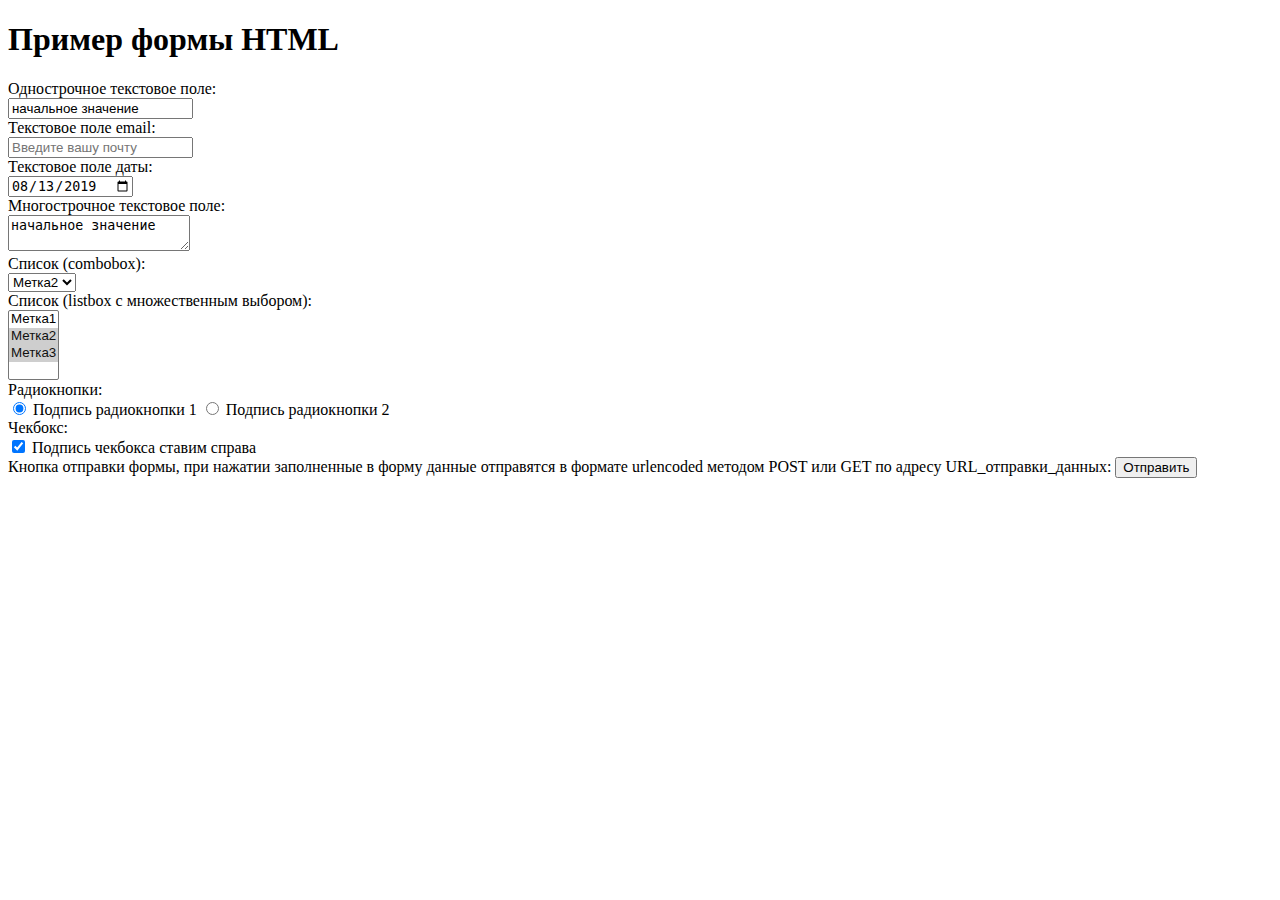
<file: index.html>
<!DOCTYPE html>

<html>

  <head>
    <title>Пример формы HTML</title>
  </head>

  <body>

    <h1>Пример формы HTML</h1>

    <form action="/"
      method="POST">

      <label>
        Однострочное текстовое поле:<br />
        <input name="field-name-1"
          value="начальное значение" />
      </label><br />

      <label>
        Текстовое поле email:<br />
        <input name="field-email"
          type="email"
          placeholder="Введите вашу почту" />
      </label><br />

      <label>
        Текстовое поле даты:<br />
        <input name="field-date"
          value="2019-08-13"
          type="date" />
      </label><br />

      <label>
        Многострочное текстовое поле:<br />
        <textarea name="field-name-2">начальное значение</textarea>
      </label><br />

      <label>
        Список (combobox):<br />
        <select name="field-name-3">
          <option value="Значение1">Метка1</option>
          <option value="Значение2" selected="selected">Метка2</option>
          <option value="Значение3">Метка3</option>
        </select>
      </label><br />

      <label>
        Список (listbox с множественным выбором):
        <br />
        <select name="field-name-4[]"
          multiple="multiple">
          <option value="Значение1">Метка1</option>
          <option value="Значение2" selected="selected">Метка2</option>
          <option value="Значение3" selected="selected">Метка3</option>
        </select>
      </label><br />

      Радиокнопки:<br />
      <label><input type="radio" checked="checked"
        name="radio-group-1" value="Значение1" />
        Подпись радиокнопки 1</label>
      <label><input type="radio"
        name="radio-group-1" value="Значение2" />
        Подпись радиокнопки 2</label><br />

      Чекбокс:<br />
      <label><input type="checkbox" checked="checked"
        name="check-1" />
        Подпись чекбокса ставим справа</label><br />

      Кнопка отправки формы,
      при нажатии заполненные в форму данные
      отправятся в формате urlencoded методом
      POST или GET по адресу URL_отправки_данных:
      <input type="submit" value="Отправить" />
    </form>

  </body>

</html>
</file>
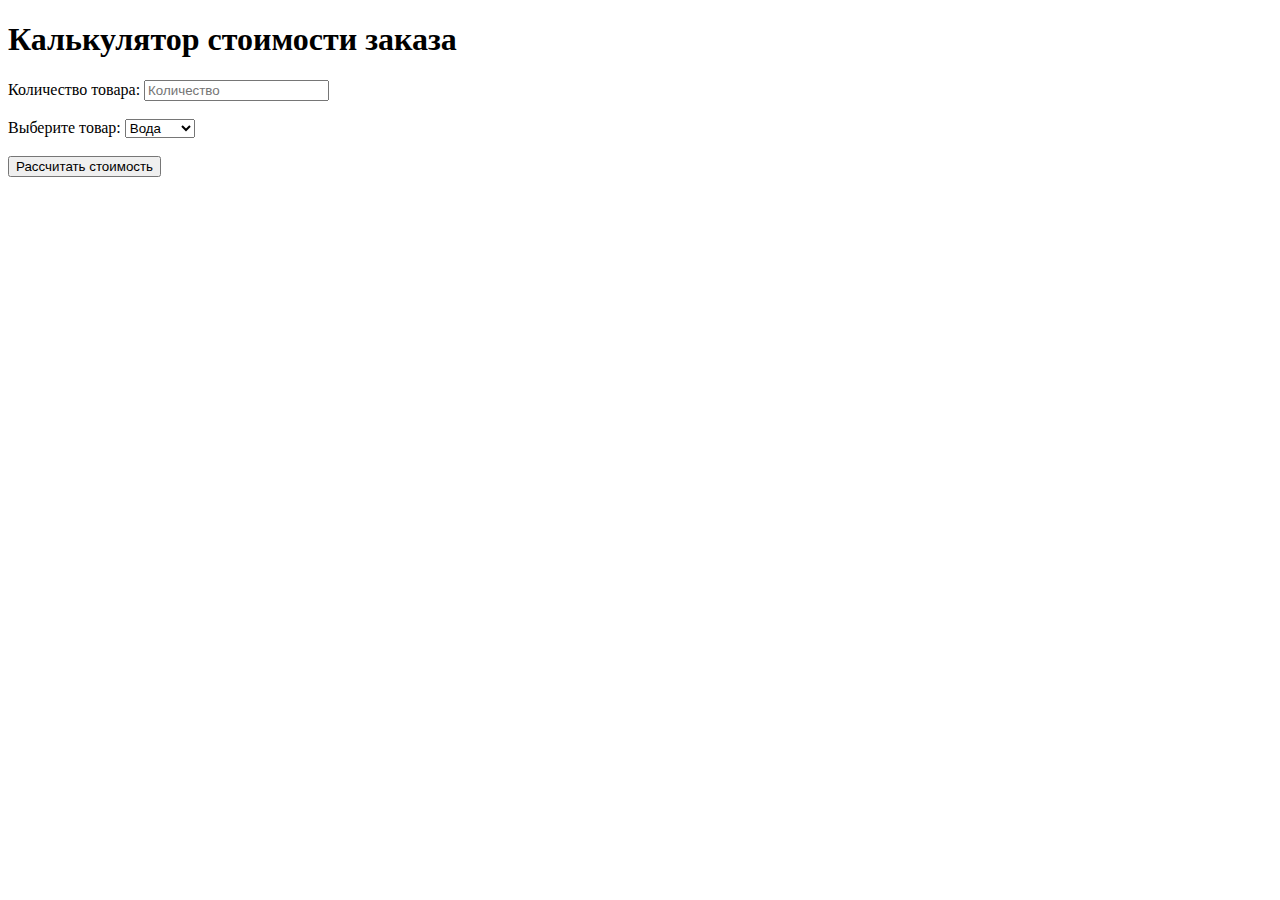
<file: calc.html>
<!DOCTYPE html>

<html lang="ru">

<head>
    <title>Калькулятор стоимости заказа</title>
    <script src="calculator.js" defer></script>
</head>
<body>
    <h1>Калькулятор стоимости заказа</h1>

    <div id="result"></div>
    <div id="error" style="color: red;"></div>
    
    <form id="orderForm">
        <label>
            Количество товара:
            <input name="number" type="text" placeholder="Количество">
        </label>
        <br><br>

        <label>
            Выберите товар:
            <select name="product">
                <option value="39">Вода</option>
                <option value="50">Хлеб</option>
                <option value="89">Молоко</option>
            </select>
        </label>
        <br><br>

        <button id="calculateB" type="button">Рассчитать стоимость</button>
    </form>
</body>
</html>
</file>
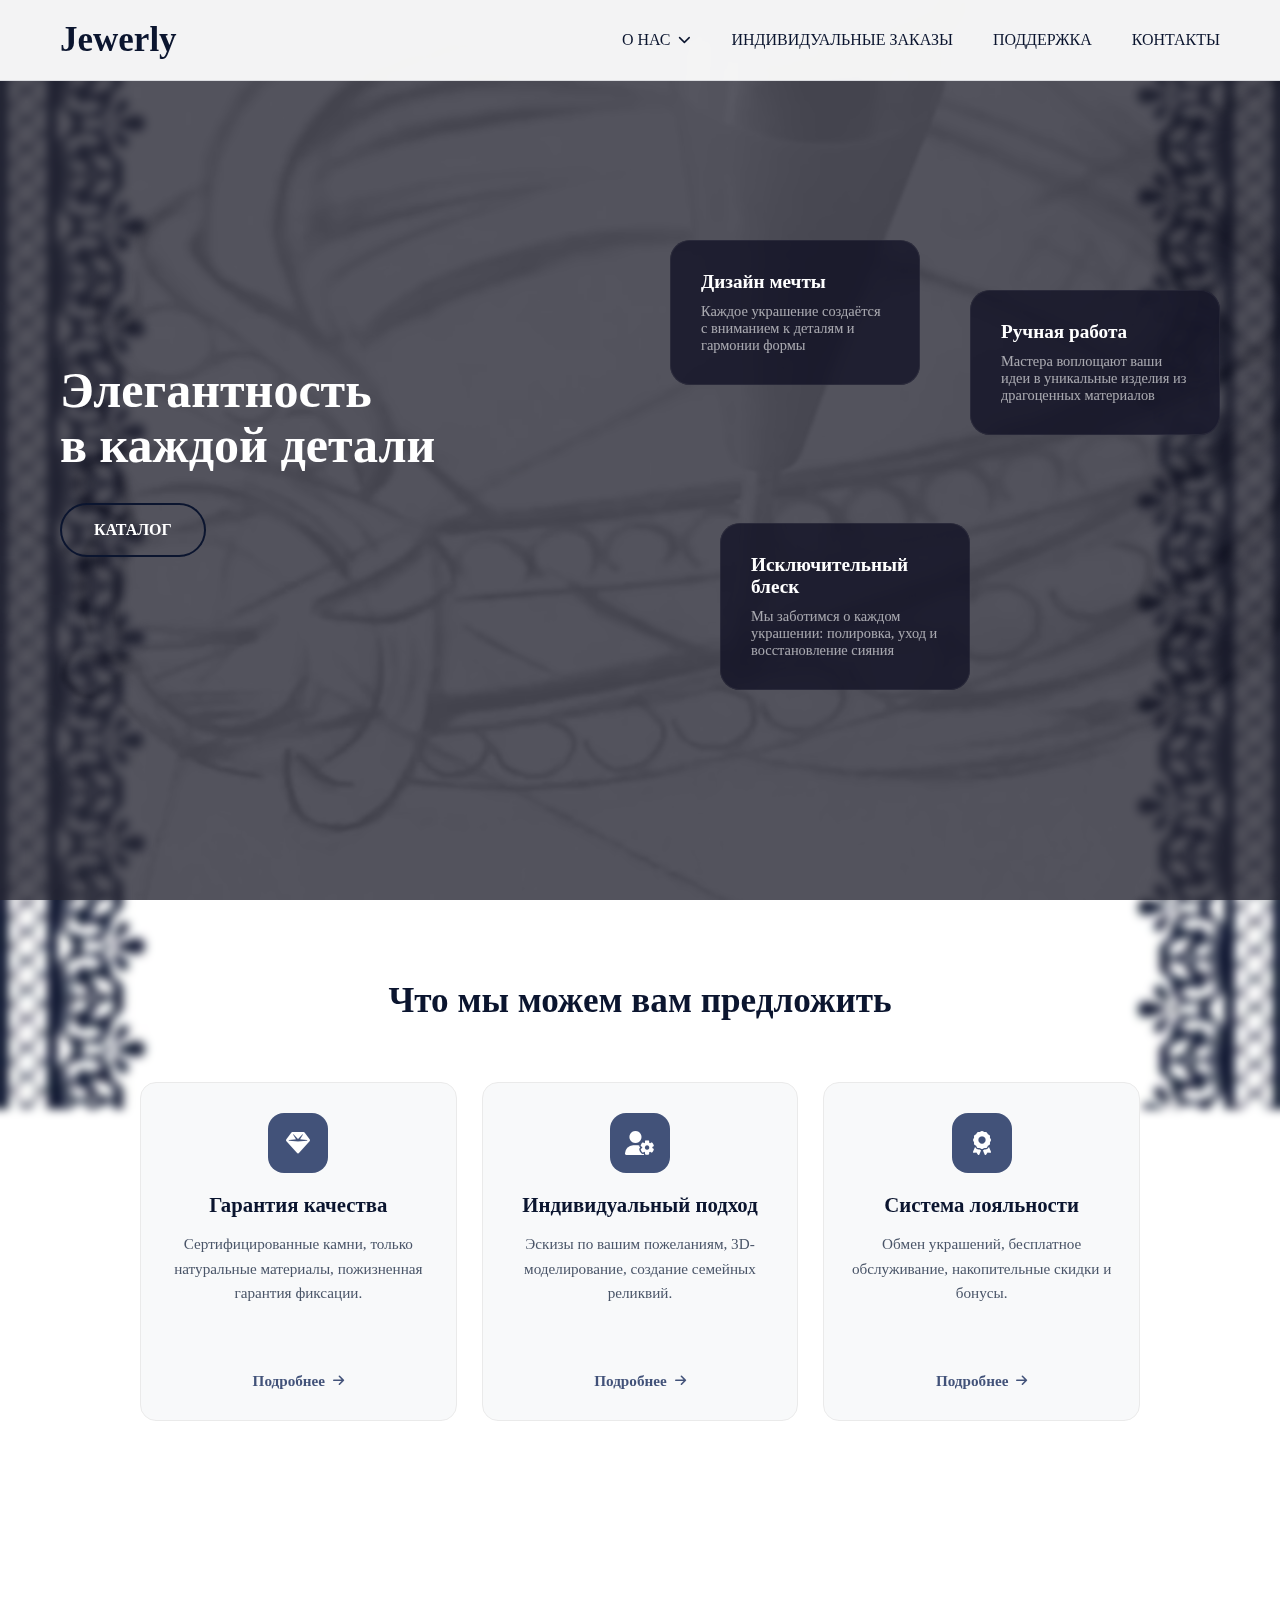
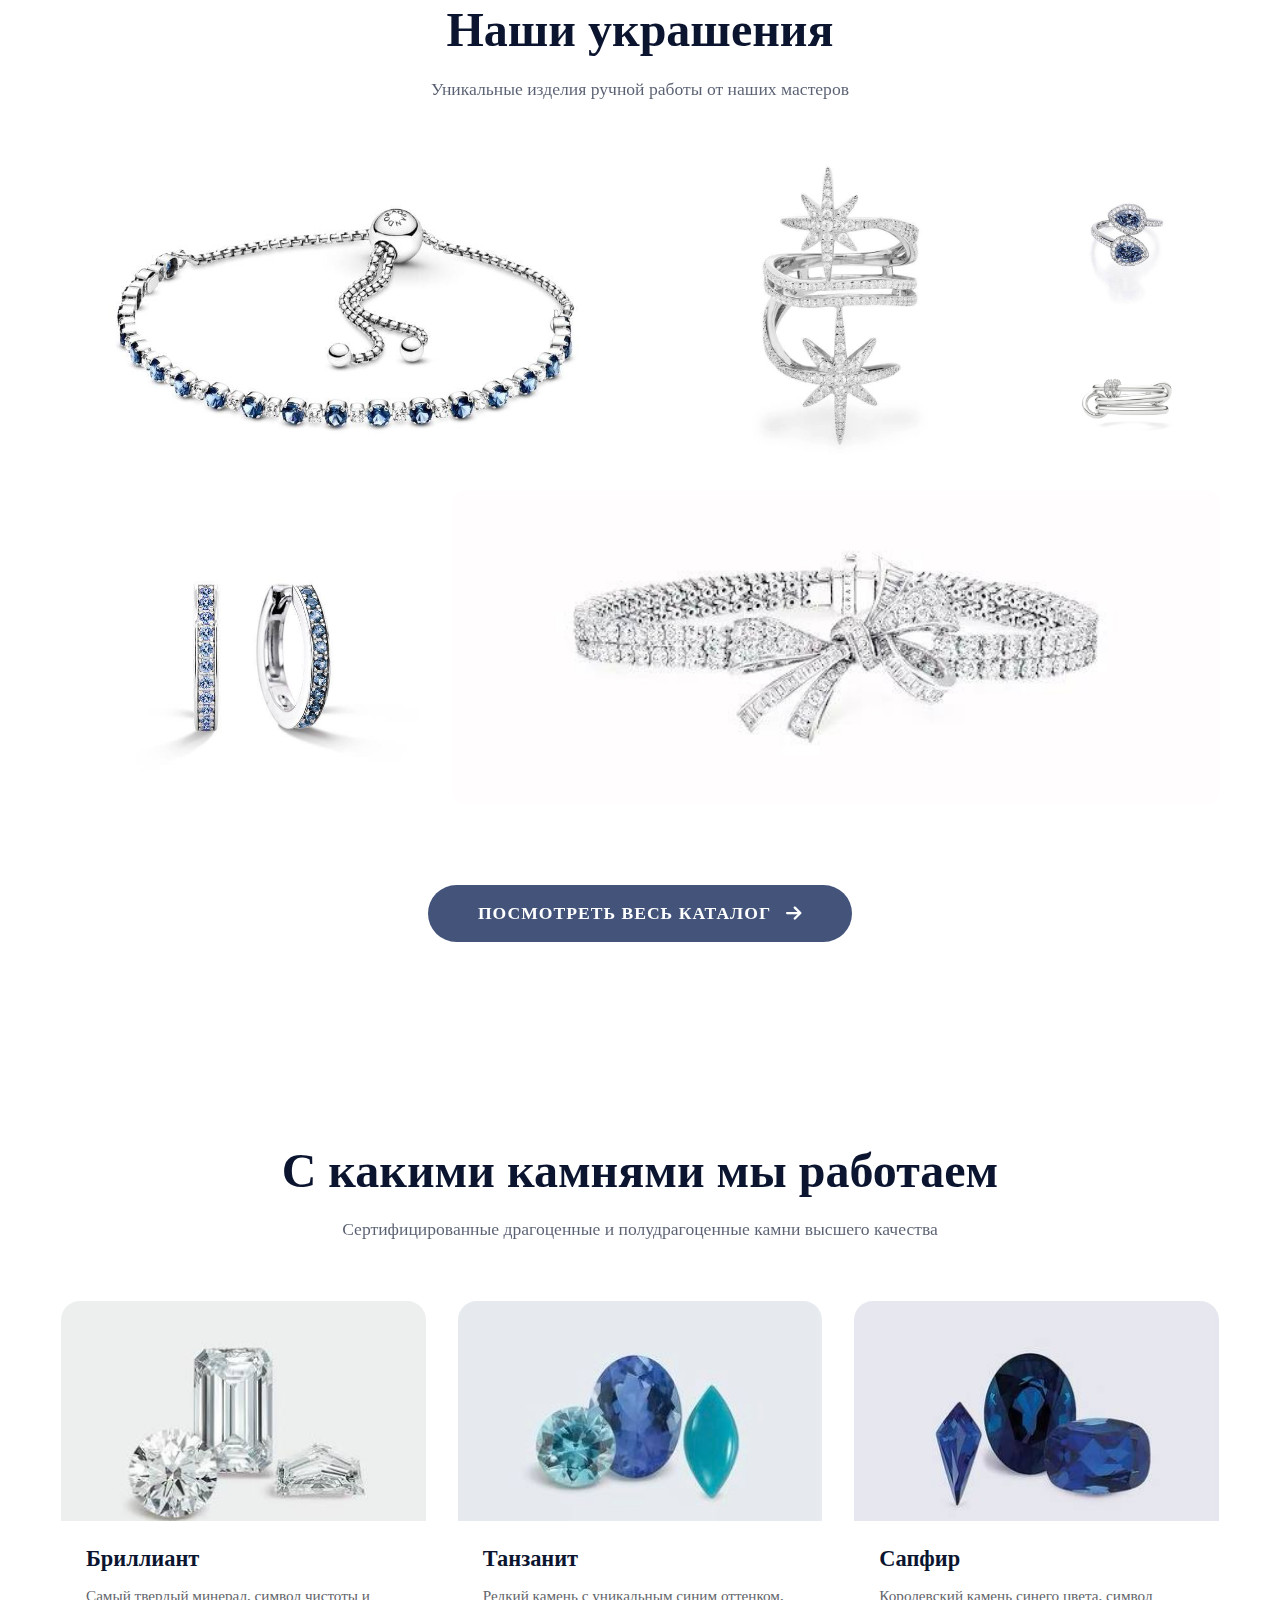
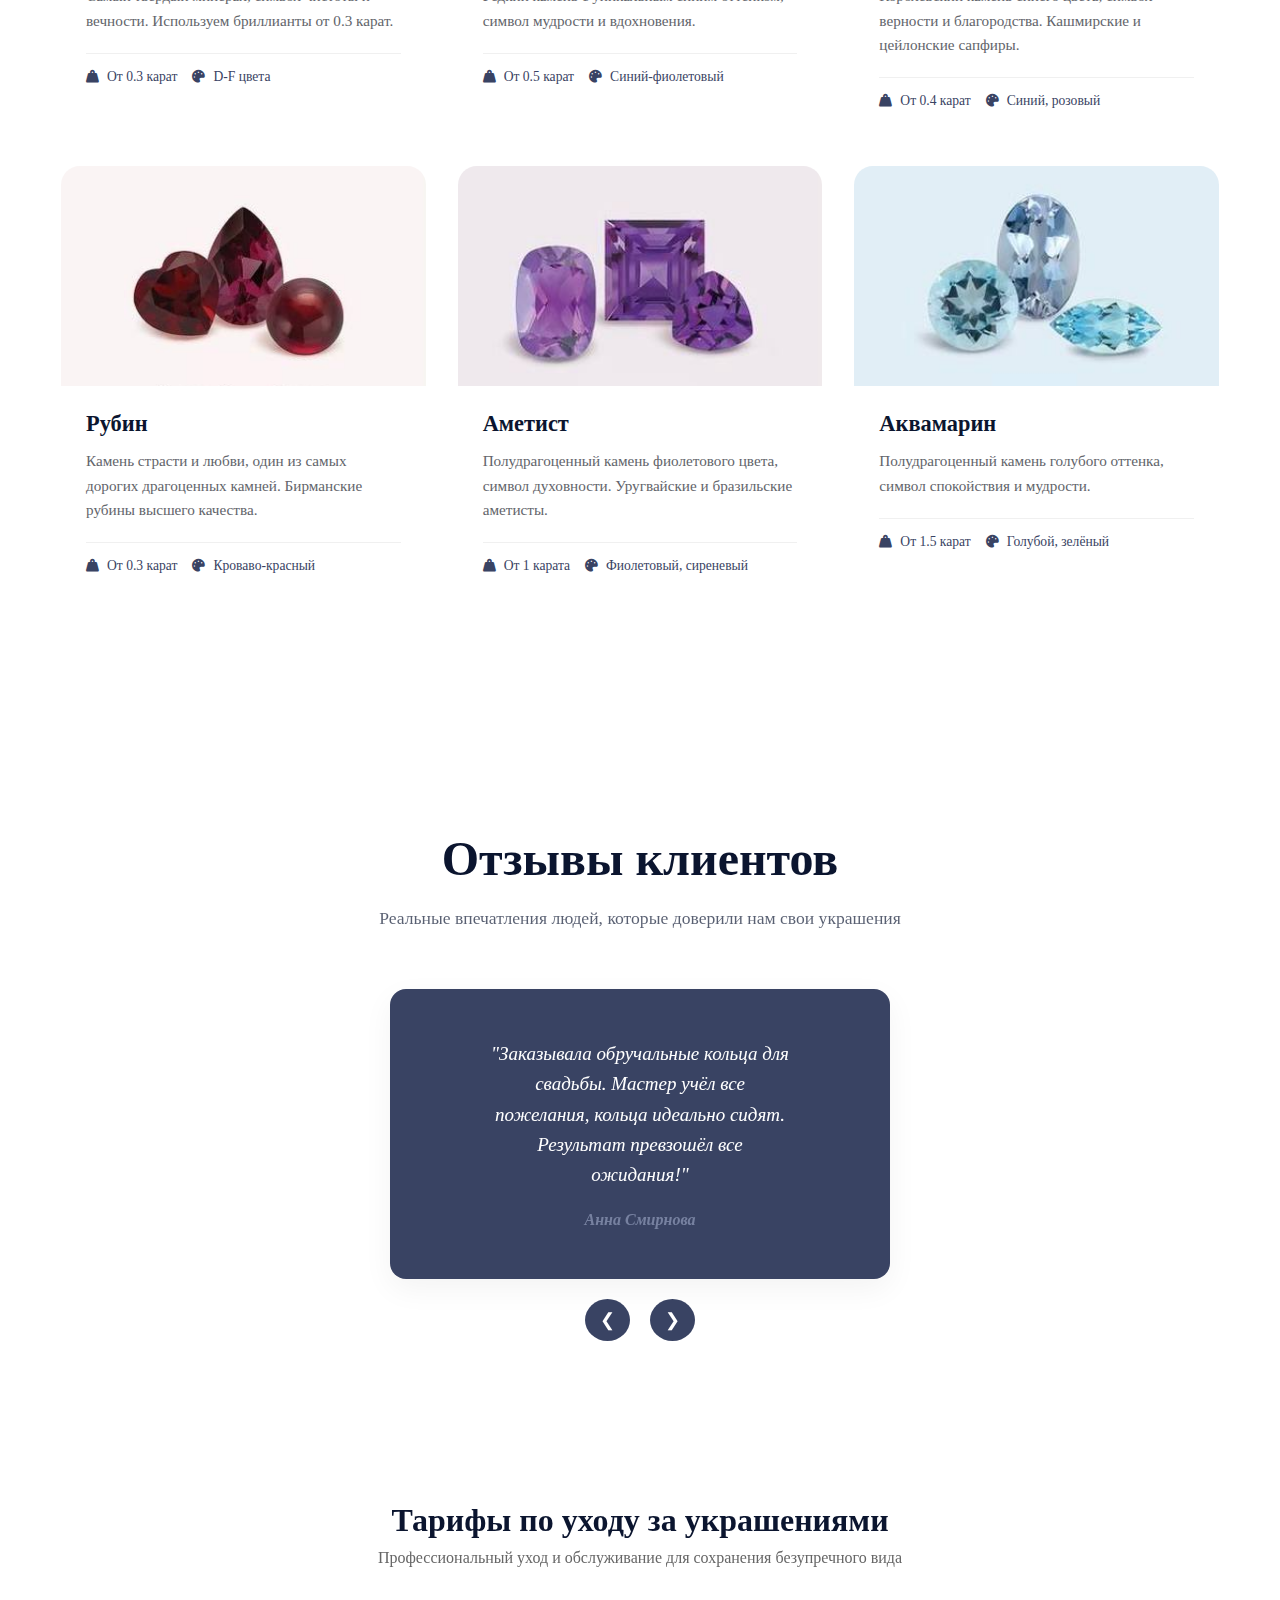
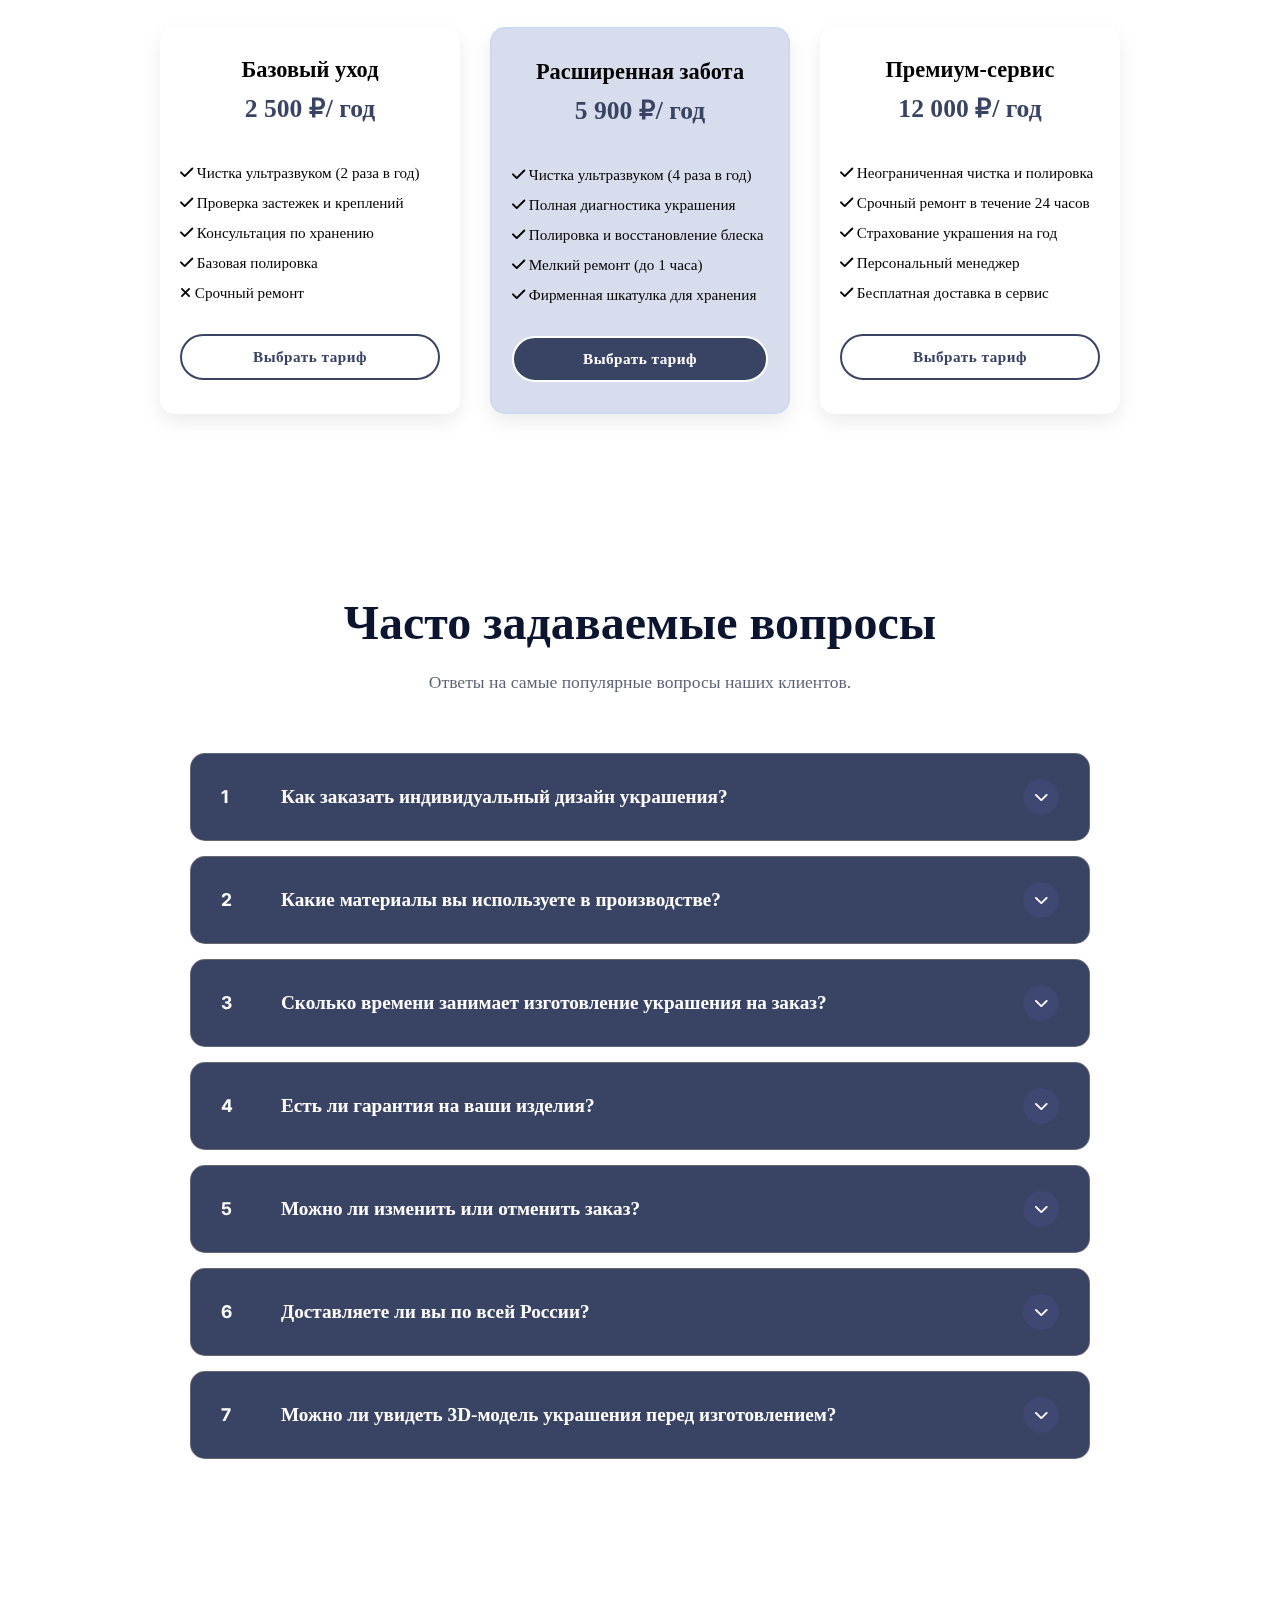
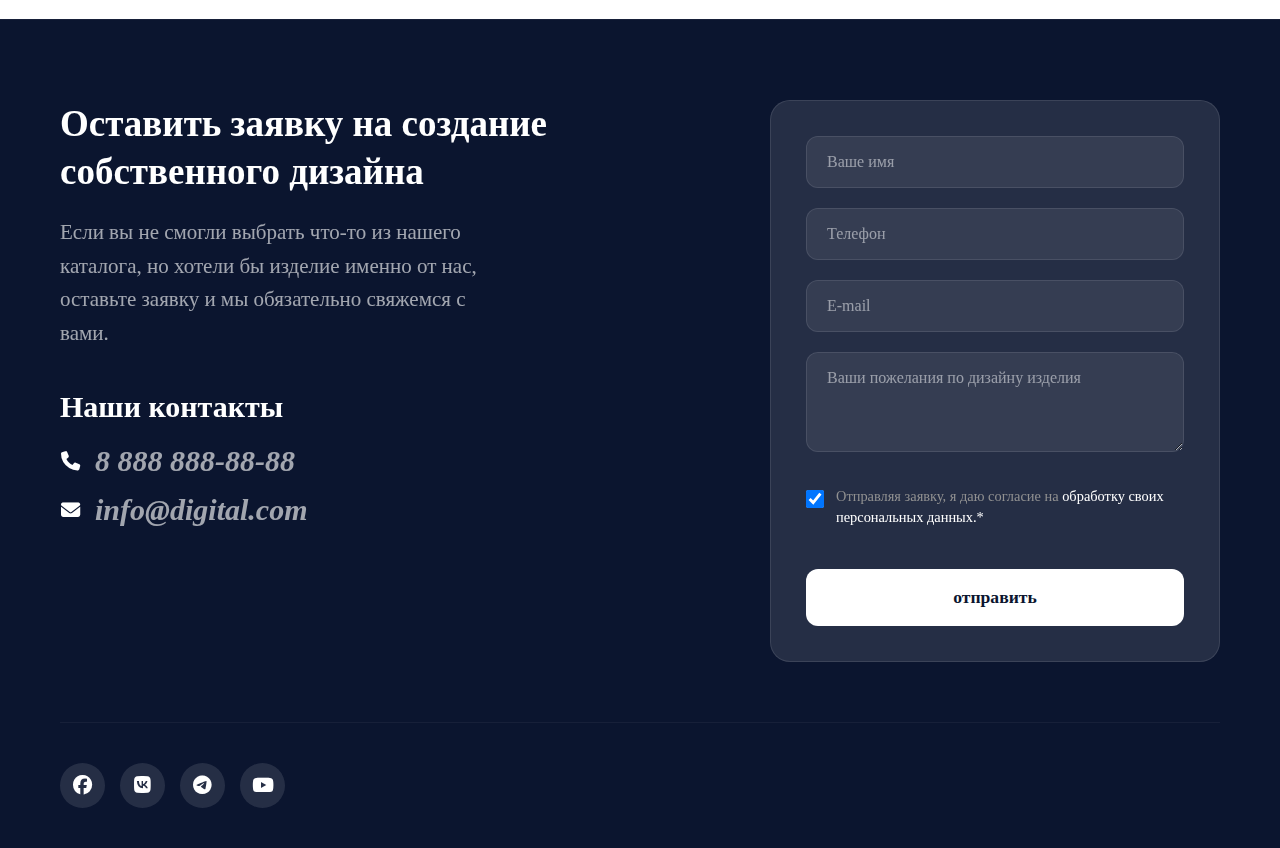
<file: try.html>
<!DOCTYPE html>
<html lang="ru">
<head>
    <meta charset="UTF-8">
    <meta name="viewport" content="width=device-width, initial-scale=1.0">
    <title>Jewelry</title>
    <meta name="description" content="Ювелирная мастерская ручной работы. Украшения с бриллиантами, рубинами, сапфирами">
    <link rel="stylesheet" href="try.css" media="all">
    <link rel="preconnect" href="https://fonts.googleapis.com">
    <link rel="preconnect" href="https://fonts.gstatic.com" crossorigin>
    <link href="https://fonts.googleapis.com/css2?family=Inter:wght@400;500;600&family=Poppins:wght@400;500&display=swap" rel="stylesheet">
    <link rel="stylesheet" href="https://cdnjs.cloudflare.com/ajax/libs/font-awesome/6.4.0/css/all.min.css">
</head>
<body>
    <header class="header" aria-label="Основная навигация">
        <div class="container">
            <nav class="navbar" aria-label="Навигация">
                <div class="logo" aria-label="Логотип">
                    <span class="logo-text">Jewerly</span>
                </div>
                <ul class="nav-menu" role="menubar">
                    <li class="dropdown" role="none">
                        <a href="#" role="menuitem" aria-haspopup="true" aria-expanded="false">
                            О НАС <i class="fas fa-chevron-down" aria-hidden="true"></i>
                        </a>
                        <div class="dropdown-menu" role="menu" aria-label="Подменю О нас">
                            <a href="#" class="dropdown-item" role="menuitem">История</a>
                            <a href="#" class="dropdown-item" role="menuitem">Мастера</a>
                            <a href="#" class="dropdown-item" role="menuitem">Философия бренда</a>
                            <a href="#" class="dropdown-item" role="menuitem">Качество материалов</a>
                        </div>
                    </li>
                    <li role="none"><a href="#" role="menuitem">ИНДИВИДУАЛЬНЫЕ ЗАКАЗЫ</a></li>
                    <li role="none"><a href="#" role="menuitem">ПОДДЕРЖКА</a></li>
                    <li role="none"><a href="#footer" role="menuitem">КОНТАКТЫ</a></li>
                </ul>
                <button class="menu-toggle" aria-label="Меню" aria-expanded="false">
                    <i class="fas fa-bars" aria-hidden="true"></i>
                </button>
            </nav>
        </div>
    </header>

    <main>
        <section class="hero hero-section-with-video" aria-label="Главный баннер">
            <div class="video-background-container" aria-hidden="true">
                <video autoplay muted loop playsinline id="hero-video" aria-hidden="true">
                    <source src="IMG_2630.MP4" type="video/mp4">
                </video>
            </div>
            <div class="video-overlay" aria-hidden="true"></div>
            <div class="container">
                <div class="hero-content">
                    <h1 class="hero-title">
                        <span class="title-line">Элегантность</span>
                        <span class="title-line">в каждой детали</span>
                    </h1>
                    <div class="hero-buttons">
                        <a href="#catalog" class="btn btn-primary">КАТАЛОГ</a>
                    </div>
                </div>
                <div class="hero-visual">
                    <div class="floating-card card-1">
                        <h4>Дизайн мечты</h4>
                        <p>Каждое украшение создаётся с вниманием к деталям и гармонии формы</p>
                    </div>
                    <div class="floating-card card-2">
                        <h4>Ручная работа</h4>
                        <p>Мастера воплощают ваши идеи в уникальные изделия из драгоценных материалов</p>
                    </div>
                    <div class="floating-card card-3">
                        <h4>Исключительный блеск</h4>
                        <p>Мы заботимся о каждом украшении: полировка, уход и восстановление сияния</p>
                    </div>
                </div>
            </div>
        </section>

        <section class="services" aria-labelledby="services-title">
            <div class="container">
                <div class="section-header">
                    <h2 id="services-title" class="section-title">Что мы можем вам предложить</h2>
                </div>
                <div class="services-grid">
                    <article class="service-card">
                        <div class="service-icon" aria-hidden="true"><i class="fas fa-gem"></i></div>
                        <h3>Гарантия качества</h3>
                        <p>Сертифицированные камни, только натуральные материалы, пожизненная гарантия фиксации.</p>
                        <a href="#quality" class="service-link">Подробнее <i class="fas fa-arrow-right" aria-hidden="true"></i></a>
                    </article>
                    <article class="service-card">
                        <div class="service-icon" aria-hidden="true"><i class="fas fa-user-cog"></i></div>
                        <h3>Индивидуальный подход</h3>
                        <p>Эскизы по вашим пожеланиям, 3D-моделирование, создание семейных реликвий.</p>
                        <a href="#custom" class="service-link">Подробнее <i class="fas fa-arrow-right" aria-hidden="true"></i></a>
                    </article>
                    <article class="service-card">
                        <div class="service-icon" aria-hidden="true"><i class="fas fa-award"></i></div>
                        <h3>Система лояльности</h3>
                        <p>Обмен украшений, бесплатное обслуживание, накопительные скидки и бонусы.</p>
                        <a href="#loyalty" class="service-link">Подробнее <i class="fas fa-arrow-right" aria-hidden="true"></i></a>
                    </article>
                </div>
            </div>
        </section>

        <section class="jewelry-collage" id="catalog" aria-labelledby="jewelry-title">
            <div class="container">
                <div class="section-header">
                    <h2 id="jewelry-title" class="section-title">Наши украшения</h2>
                    <p class="section-subtitle">Уникальные изделия ручной работы от наших мастеров</p>
                </div>
                <div class="collage-container">
                    <div class="collage-item large-item">
                        <div class="collage-image">
                            <img src="украшение 6.jpg" alt="Браслет" loading="lazy">
                        </div>
                    </div>
                    <div class="collage-item medium-item">
                        <div class="collage-image">
                            <img src="украшение 1.jpg" alt="Кольцо со звездами" loading="lazy">
                        </div>
                    </div>
                    <div class="collage-item small-item">
                        <div class="collage-image">
                            <img src="украшение 5.jpg" alt="Браслет" loading="lazy">
                        </div>
                    </div>
                    <div class="collage-item medium-item">
                        <div class="collage-image">
                            <img src="украшение 2.jpg" alt="Колье с рубином" loading="lazy">
                        </div>
                    </div>
                    <div class="collage-item small-item">
                        <div class="collage-image">
                            <img src="украшение 4.jpg" alt="Кольцо" loading="lazy">
                        </div>
                    </div>
                    <div class="collage-item large-item">
                        <div class="collage-image">
                            <img src="украшение 3.jpg" alt="Браслет с бантом" loading="lazy">
                        </div>
                    </div>
                </div>
                <div class="collage-cta">
                    <a href="#catalog" class="btn btn-primary">ПОСМОТРЕТЬ ВЕСЬ КАТАЛОГ <i class="fas fa-arrow-right" aria-hidden="true"></i></a>
                </div>
            </div>
        </section>

        <section class="stones-section" aria-labelledby="stones-title">
            <div class="container">
                <div class="section-header">
                    <h2 id="stones-title" class="section-title">С какими камнями мы работаем</h2>
                    <p class="section-subtitle">Сертифицированные драгоценные и полудрагоценные камни высшего качества</p>
                </div>
                <div class="stones-grid">
                    <article class="stone-card">
                        <div class="stone-image">
                            <img src="камень 4.jpg" alt="Бриллиант" loading="lazy">
                        </div>
                        <div class="stone-info">
                            <h3>Бриллиант</h3>
                            <p>Самый твердый минерал, символ чистоты и вечности. Используем бриллианты от 0.3 карат.</p>
                            <div class="stone-properties">
                                <span class="property"><i class="fas fa-weight-hanging" aria-hidden="true"></i> От 0.3 карат</span>
                                <span class="property"><i class="fas fa-palette" aria-hidden="true"></i> D-F цвета</span>
                            </div>
                        </div>
                    </article>
                    <article class="stone-card">
                        <div class="stone-image">
                            <img src="камень 1.jpg" alt="Танзанит" loading="lazy">
                        </div>
                        <div class="stone-info">
                            <h3>Танзанит</h3>
                            <p>Редкий камень с уникальным синим оттенком, символ мудрости и вдохновения.</p>
                            <div class="stone-properties">
                                <span class="property"><i class="fas fa-weight-hanging" aria-hidden="true"></i> От 0.5 карат</span>
                                <span class="property"><i class="fas fa-palette" aria-hidden="true"></i> Синий-фиолетовый</span>
                            </div>
                        </div>
                    </article>
                    <article class="stone-card">
                        <div class="stone-image">
                            <img src="камень 2.jpg" alt="Сапфир" loading="lazy">
                        </div>
                        <div class="stone-info">
                            <h3>Сапфир</h3>
                            <p>Королевский камень синего цвета, символ верности и благородства. Кашмирские и цейлонские сапфиры.</p>
                            <div class="stone-properties">
                                <span class="property"><i class="fas fa-weight-hanging" aria-hidden="true"></i> От 0.4 карат</span>
                                <span class="property"><i class="fas fa-palette" aria-hidden="true"></i> Синий, розовый</span>
                            </div>
                        </div>
                    </article>
                    <article class="stone-card">
                        <div class="stone-image">
                            <img src="камень 5.jpg" alt="Рубин" loading="lazy">
                        </div>
                        <div class="stone-info">
                            <h3>Рубин</h3>
                            <p>Камень страсти и любви, один из самых дорогих драгоценных камней. Бирманские рубины высшего качества.</p>
                            <div class="stone-properties">
                                <span class="property"><i class="fas fa-weight-hanging" aria-hidden="true"></i> От 0.3 карат</span>
                                <span class="property"><i class="fas fa-palette" aria-hidden="true"></i> Кроваво-красный</span>
                            </div>
                        </div>
                    </article>
                    <article class="stone-card">
                        <div class="stone-image">
                            <img src="камень 6.jpg" alt="Аметист" loading="lazy">
                        </div>
                        <div class="stone-info">
                            <h3>Аметист</h3>
                            <p>Полудрагоценный камень фиолетового цвета, символ духовности. Уругвайские и бразильские аметисты.</p>
                            <div class="stone-properties">
                                <span class="property"><i class="fas fa-weight-hanging" aria-hidden="true"></i> От 1 карата</span>
                                <span class="property"><i class="fas fa-palette" aria-hidden="true"></i> Фиолетовый, сиреневый</span>
                            </div>
                        </div>
                    </article>
                    <article class="stone-card">
                        <div class="stone-image">
                            <img src="камень 3.jpg" alt="Аквамарин" loading="lazy">
                        </div>
                        <div class="stone-info">
                            <h3>Аквамарин</h3>
                            <p>Полудрагоценный камень голубого оттенка, символ спокойствия и мудрости.</p>
                            <div class="stone-properties">
                                <span class="property"><i class="fas fa-weight-hanging" aria-hidden="true"></i> От 1.5 карат</span>
                                <span class="property"><i class="fas fa-palette" aria-hidden="true"></i> Голубой, зелёный</span>
                            </div>
                        </div>
                    </article>
                </div>
            </div>
        </section>

        <section class="testimonials-section" aria-labelledby="testimonials-title">
            <div class="container">
                <div class="section-header">
                    <h2 id="testimonials-title" class="section-title">Отзывы клиентов</h2>
                    <p class="section-subtitle">Реальные впечатления людей, которые доверили нам свои украшения</p>
                </div>
                <div class="testimonials-slider" role="region" aria-label="Отзывы клиентов">
                    <div class="testimonial-slide active" role="group" aria-label="Отзыв 1 из 3">
                        <div class="testimonial-card">
                            <blockquote class="testimonial-text">"Заказывала обручальные кольца для свадьбы. Мастер учёл все пожелания, кольца идеально сидят. Результат превзошёл все ожидания!"</blockquote>
                            <cite class="client-name">Анна Смирнова</cite>
                        </div>
                    </div>
                    <div class="testimonial-slide" role="group" aria-label="Отзыв 2 из 3" hidden>
                        <div class="testimonial-card">
                            <blockquote class="testimonial-text">"Делал предложение руки и сердца, нужно было идеальное кольцо. Подобрали камень, создали дизайн, выполнили в срок. Невеста была в восторге!"</blockquote>
                            <cite class="client-name">Максим Иванов</cite>
                        </div>
                    </div>
                    <div class="testimonial-slide" role="group" aria-label="Отзыв 3 из 3" hidden>
                        <div class="testimonial-card">
                            <blockquote class="testimonial-text">"Это уже третье украшение, которое я заказываю у вас! Качество всегда на высоте. Особенно нравится сервис по уходу — украшения как новые даже спустя годы."</blockquote>
                            <cite class="client-name">Екатерина Петрова</cite>
                        </div>
                    </div>
                    <div class="slider-controls" role="group" aria-label="Управление слайдером">
                        <button class="slider-arrow prev-arrow" aria-label="Предыдущий отзыв">&#10094;</button>
                        <button class="slider-arrow next-arrow" aria-label="Следующий отзыв">&#10095;</button>
                    </div>
                </div>
            </div>
        </section>

        <section class="pricing-section" aria-labelledby="pricing-title">
            <div class="container">
                <div class="section-header">
                    <h2 id="pricing-title" class="section-title">Тарифы по уходу за украшениями</h2>
                    <p class="section-subtitle">Профессиональный уход и обслуживание для сохранения безупречного вида</p>
                </div>
                <div class="pricing-grid">
                    <article class="pricing-card">
                        <div class="pricing-header">
                            <h3 class="pricing-title">Базовый уход</h3>
                            <div class="pricing-price"><span class="price-amount">2 500 ₽</span><span class="price-period">/ год</span></div>
                        </div>
                        <ul class="pricing-features">
                            <li><i class="fas fa-check" aria-hidden="true"></i> Чистка ультразвуком (2 раза в год)</li>
                            <li><i class="fas fa-check" aria-hidden="true"></i> Проверка застежек и креплений</li>
                            <li><i class="fas fa-check" aria-hidden="true"></i> Консультация по хранению</li>
                            <li><i class="fas fa-check" aria-hidden="true"></i> Базовая полировка</li>
                            <li><i class="fas fa-times" aria-hidden="true"></i> <span class="feature-disabled">Срочный ремонт</span></li>
                        </ul>
                        <div class="pricing-cta">
                            <a href="#contact-form" class="btn">Выбрать тариф</a>
                        </div>
                    </article>
                    <article class="pricing-card featured">
                        <div class="pricing-header">
                            <h3 class="pricing-title">Расширенная забота</h3>
                            <div class="pricing-price"><span class="price-amount">5 900 ₽</span><span class="price-period">/ год</span></div>
                        </div>
                        <ul class="pricing-features">
                            <li><i class="fas fa-check" aria-hidden="true"></i> Чистка ультразвуком (4 раза в год)</li>
                            <li><i class="fas fa-check" aria-hidden="true"></i> Полная диагностика украшения</li>
                            <li><i class="fas fa-check" aria-hidden="true"></i> Полировка и восстановление блеска</li>
                            <li><i class="fas fa-check" aria-hidden="true"></i> Мелкий ремонт (до 1 часа)</li>
                            <li><i class="fas fa-check" aria-hidden="true"></i> Фирменная шкатулка для хранения</li>
                        </ul>
                        <div class="pricing-cta">
                            <a href="#contact-form" class="btn btn-primary">Выбрать тариф</a>
                        </div>
                    </article>
                    <article class="pricing-card">
                        <div class="pricing-header">
                            <h3 class="pricing-title">Премиум-сервис</h3>
                            <div class="pricing-price"><span class="price-amount">12 000 ₽</span><span class="price-period">/ год</span></div>
                        </div>
                        <ul class="pricing-features">
                            <li><i class="fas fa-check" aria-hidden="true"></i> Неограниченная чистка и полировка</li>
                            <li><i class="fas fa-check" aria-hidden="true"></i> Срочный ремонт в течение 24 часов</li>
                            <li><i class="fas fa-check" aria-hidden="true"></i> Страхование украшения на год</li>
                            <li><i class="fas fa-check" aria-hidden="true"></i> Персональный менеджер</li>
                            <li><i class="fas fa-check" aria-hidden="true"></i> Бесплатная доставка в сервис</li>
                        </ul>
                        <div class="pricing-cta">
                            <a href="#contact-form" class="btn">Выбрать тариф</a>
                        </div>
                    </article>
                </div>
            </div>
        </section>

        <section class="faq">
            <div class="container">
                <div class="section-header">
                    <h2 class="section-title">Часто задаваемые вопросы</h2>
                    <p class="section-subtitle">Ответы на самые популярные вопросы наших клиентов.</p>
                </div>
                
                <div class="faq-container">
                    <div class="faq-item">
                        <div class="faq-question">
                            <div class="question-number">1</div>
                            <h3>Как заказать индивидуальный дизайн украшения?</h3>
                            <span class="faq-toggle">
                                <i class="fas fa-chevron-down"></i>
                            </span>
                        </div>
                        <div class="faq-answer">
                            <div class="faq-answer-content">
                                <p>Для заказа индивидуального дизайна заполните форму внизу страницы, опишите ваши пожелания, и наш дизайнер свяжется с вами в течение 24 часов для обсуждения деталей.</p>
                            </div>
                        </div>
                    </div>
                    
                    <div class="faq-item">
                        <div class="faq-question">
                            <div class="question-number">2</div>
                            <h3>Какие материалы вы используете в производстве?</h3>
                            <span class="faq-toggle">
                                <i class="fas fa-chevron-down"></i>
                            </span>
                        </div>
                        <div class="faq-answer">
                            <div class="faq-answer-content">
                                <p>Мы работаем только с качественными материалами: золото 585 и 750 пробы, серебро 925 пробы, бриллианты, изумруды, сапфиры и другие драгоценные камни. Все материалы сертифицированы.</p>
                            </div>
                        </div>
                    </div>
                    
                    <div class="faq-item">
                        <div class="faq-question">
                            <div class="question-number">3</div>
                            <h3>Сколько времени занимает изготовление украшения на заказ?</h3>
                            <span class="faq-toggle">
                                <i class="fas fa-chevron-down"></i>
                            </span>
                        </div>
                        <div class="faq-answer">
                            <div class="faq-answer-content">
                                <p>Срок изготовления зависит от сложности дизайна:
                                    <br>- Простые украшения: 7-14 дней
                                    <br>- Средней сложности: 14-30 дней
                                    <br>- Сложные дизайны: 30-60 дней
                                </p>
                            </div>
                        </div>
                    </div>
                    
                    <div class="faq-item">
                        <div class="faq-question">
                            <div class="question-number">4</div>
                            <h3>Есть ли гарантия на ваши изделия?</h3>
                            <span class="faq-toggle">
                                <i class="fas fa-chevron-down"></i>
                            </span>
                        </div>
                        <div class="faq-answer">
                            <div class="faq-answer-content">
                                <p>Да, мы предоставляем гарантию 2 года на все наши изделия. Гарантия покрывает производственные дефекты. Гарантийный талон выдается при покупке.</p>
                            </div>
                        </div>
                    </div>
                    
                    <div class="faq-item">
                        <div class="faq-question">
                            <div class="question-number">5</div>
                            <h3>Можно ли изменить или отменить заказ?</h3>
                            <span class="faq-toggle">
                                <i class="fas fa-chevron-down"></i>
                            </span>
                        </div>
                        <div class="faq-answer">
                            <div class="faq-answer-content">
                                <p>Изменения в дизайн возможны на этапе утверждения эскиза. После начала производства изменения вносятся за дополнительную плату. Отмена заказа возможна до начала производства.</p>
                            </div>
                        </div>
                    </div>
                    
                    <div class="faq-item">
                        <div class="faq-question">
                            <div class="question-number">6</div>
                            <h3>Доставляете ли вы по всей России?</h3>
                            <span class="faq-toggle">
                                <i class="fas fa-chevron-down"></i>
                            </span>
                        </div>
                        <div class="faq-answer">
                            <div class="faq-answer-content">
                                <p>Да, мы осуществляем доставку по всей России через проверенные транспортные компании. Доставка по Москве и Санкт-Петербургу - бесплатно. В другие регионы доставка рассчитывается индивидуально.</p>
                            </div>
                        </div>
                    </div>
                    
                    <div class="faq-item">
                        <div class="faq-question">
                            <div class="question-number">7</div>
                            <h3>Можно ли увидеть 3D-модель украшения перед изготовлением?</h3>
                            <span class="faq-toggle">
                                <i class="fas fa-chevron-down"></i>
                            </span>
                        </div>
                        <div class="faq-answer">
                            <div class="faq-answer-content">
                                <p>Да, для всех индивидуальных заказов мы создаем 3D-модель, которую вы можете рассмотреть со всех сторон, внести правки и утвердить перед началом производства.</p>
                            </div>
                        </div>
                    </div>
                </div>
            </div>
        </section>

        <footer class="footer" id="footer" aria-label="Футер сайта">
            <div class="container">
                <div class="footer-main">
                    <div class="footer-logo">
                        <div class="logo" aria-hidden="true">
                            <span class="logo-text">Оставить заявку на создание собственного дизайна</span>
                        </div>
                        <p class="footer-description">Если вы не смогли выбрать что-то из нашего каталога, но хотели бы изделие именно от нас, оставьте заявку и мы обязательно свяжемся с вами.</p>
                        <div class="footer-contact">
                            <h4>Наши контакты</h4>
                            <address class="contact-item">
                                <i class="fas fa-phone" aria-hidden="true"></i>
                                <a>8 888 888-88-88</a>
                            </address>
                            <address class="contact-item">
                                <i class="fas fa-envelope" aria-hidden="true"></i>
                                <a>info@digital.com</a>
                            </address>
                        </div>
                    </div>
                    <div class="footer-form-container">
                        <div class="form-wrapper">
                            <form action="/" method="POST" class="footer-form" id="contactForm" aria-label="Форма заявки">
                                <div class="form-group">
                                    <input type="text" name="name" class="form-control" placeholder="Ваше имя" required aria-required="true">
                                </div>
                                <div class="form-group">
                                    <input type="tel" name="phone" class="form-control" placeholder="Телефон" pattern="^(\+7|7|8)?[\s\-]?\(?[0-9]{3}\)?[\s\-]?[0-9]{3}[\s\-]?[0-9]{2}[\s\-]?[0-9]{2}$" title="Введите номер телефона в формате: +7 (XXX) XXX-XX-XX" required aria-required="true">
                                </div>
                                <div class="form-group">
                                    <input type="email" name="email" class="form-control" placeholder="E-mail" title="Адрес электронной почты должен содержать символ @ и домен." required aria-required="true">
                                </div>
                                <div class="form-group">
                                    <textarea name="message" class="form-control" rows="3" placeholder="Ваши пожелания по дизайну изделия" required aria-required="true"></textarea>
                                </div>
                                <div class="form-group checkbox-group">
                                    <input class="form-check-input" type="checkbox" name="agreement" id="contract" required checked aria-required="true">
                                    <label class="form-check-label" for="contract">
                                        Отправляя заявку, я даю согласие на <a href="agree.pdf">обработку своих персональных данных.*</a>
                                    </label>
                                </div>
                                <button type="submit" class="btn btn-form-submit">отправить</button>
                            </form>
                        </div>
                    </div>
                </div>
                <div class="footer-bottom">
                    <div class="social-links" aria-label="Социальные сети">
                        <a href="#" aria-label="Facebook"><i class="fab fa-facebook" aria-hidden="true"></i></a>
                        <a href="#" aria-label="ВКонтакте"><i class="fab fa-vk" aria-hidden="true"></i></a>
                        <a href="#" aria-label="Telegram"><i class="fab fa-telegram" aria-hidden="true"></i></a>
                        <a href="#" aria-label="YouTube"><i class="fab fa-youtube" aria-hidden="true"></i></a>
                    </div>
                </div>
            </div>
        </footer>
    </main>

    <script src="scripts.js" defer></script>
</body>

</html>
</file>
<file: try.css>
*, 
*::before, 
*::after {
    margin: 0;
    padding: 0;
    box-sizing: border-box;
}

html {
    min-height: 100%;
    background-image: url("фон.jpg");
    background-size: cover;
    background-repeat: no-repeat;
    background-attachment: fixed; 
    background-position: center;
}

body {
    min-height: 100vh;
    background-color: transparent !important;
    position: relative;
    z-index: 1;
    backdrop-filter: blur(5px);
}

.container {
    width: 100%;
    max-width: 1200px;
    margin: 0 auto;
    padding: 0 20px;
    position: relative;
    z-index: 2;
}

section {
    padding: 100px 0;
    position: relative;
    z-index: 2;
    background: transparent !important;
}


.section-header {
    text-align: center;
    margin-bottom: 60px;
    position: relative;
    z-index: 2;
}

.section-title {
    font-family: Georgia, serif;
    font-size: 3rem;
    margin-bottom: 20px;
    line-height: 1.2;
    color: #0b152f;
    position: relative;
    z-index: 2;
}

.section-subtitle {
    color: rgba(11, 21, 47, 0.68);
    font-size: 1.1rem;
    max-width: 600px;
    margin: 0 auto;
    position: relative;
    z-index: 2;
}

.btn {
    display: inline-flex;
    align-items: center;
    justify-content: center;
    gap: 10px;
    padding: 16px 32px;
    border-radius: 50px;
    font-weight: 600;
    text-decoration: none;
    border: none;
    cursor: pointer;
    font-size: 1rem;
    font-family: Georgia, serif;
    transition: all 0.3s ease;
    position: relative;
    z-index: 2;
}

.btn-primary {
    border: 2px solid #0b152f;
    background: transparent;
    color: white;
}

.btn-primary:hover {
    transform: translateY(-5px);
}

.header {
    position: fixed;
    top: 0;
    left: 0;
    width: 100%;
    z-index: 1000;
    padding: 20px 0;
    background: rgba(255, 255, 255, 0.95);
    backdrop-filter: blur(10px);
    border-bottom: 1px solid rgba(11, 21, 47, 0.1);
}

.navbar {
    display: flex;
    justify-content: space-between;
    align-items: center;
    position: relative;
    z-index: 1001;
}

.logo {
    display: flex;
    align-items: center;
    font-family: Georgia, serif;
    font-weight: 700;
    font-size: 1.8rem;
}

.logo-text {
    color: #0b152f;
    font-size: 35px;
}

.nav-menu {
    display: flex;
    list-style: none;
    gap: 40px;
    align-items: center;
}

.nav-menu a {
    color: #0b152f;
    text-decoration: none;
    font-weight: 500;
    padding: 5px 0;
    position: relative;
    transition: all 0.3s ease;
}

.nav-menu a:hover,
.nav-menu a.active {
    color: #121524;
}

.nav-menu a.active::after {
    content: '';
    position: absolute;
    bottom: 0;
    left: 0;
    width: 100%;
    height: 2px;
    background: linear-gradient(135deg, #3a8fd5 0%, #a6c7f5 100%);
    border-radius: 2px;
}

.menu-toggle {
    display: none;
    background: none;
    border: none;
    color: #0b152f;
    font-size: 1.5rem;
    cursor: pointer;
    transition: all 0.3s ease;
}

.dropdown {
    position: relative;
}

.dropdown > a {
    display: flex;
    align-items: center;
    gap: 8px;
}

.dropdown > a i {
    font-size: 0.8rem;
    transition: transform 0.3s ease;
}

.dropdown:hover > a i,
.dropdown.active > a i {
    transform: rotate(180deg);
}

.dropdown-menu {
    position: absolute;
    top: 100%;
    left: 0;
    min-width: 250px;
    padding: 20px 15px;
    background: #153a55;
    color: white;
    border-radius: 15px;
    border: 1px solid rgba(108, 99, 255, 0.2);
    box-shadow: 0 20px 40px rgba(0, 0, 0, 0.3);
    backdrop-filter: blur(10px);
    opacity: 0;
    visibility: hidden;
    transform: translateY(15px);
    transition: all 0.3s cubic-bezier(0.4, 0, 0.2, 1);
    z-index: 1000;
}

.dropdown:hover .dropdown-menu,
.dropdown.active .dropdown-menu {
    opacity: 1;
    visibility: visible;
    transform: translateY(5px);
}

.dropdown-item {
    display: flex;
    align-items: center;
    gap: 12px;
    padding: 15px 25px;
    color: white;
    text-decoration: none;
    font-size: 0.95rem;
    font-weight: 500;
    transition: all 0.3s ease;
}

.dropdown-item:hover {
    background: rgb(148, 181, 234);
    color: #fff;
    padding-left: 30px;
}

.dropdown-item i {
    width: 20px;
    font-size: 1rem;
    color: white;
}

.hero-section-with-video {
    position: relative;
    min-height: 100vh;
    display: flex;
    align-items: center;
    overflow: hidden;
    padding-top: 180px;
    background: none !important;
}

.hero-section-with-video::before,
.hero-section-with-video::after {
    display: none;
}

.video-background-container {
    position: absolute;
    top: 0;
    left: 0;
    width: 100%;
    height: 100%;
    z-index: -2;
    overflow: hidden;
}

#hero-video {
    position: absolute;
    top: 50%;
    left: 50%;
    transform: translate(-50%, -50%);
    min-width: 100%;
    min-height: 100%;
    width: auto;
    height: auto;
    object-fit: cover;
    opacity: 0.3;
}

.video-overlay {
    position: absolute;
    top: 0;
    left: 0;
    width: 100%;
    height: 100%;
    background: rgba(15, 15, 30, 0.7);
    z-index: -1;
}

.hero .container {
    position: relative;
    z-index: 1;
    display: grid;
    grid-template-columns: 1fr 1fr;
    gap: 60px;
    align-items: center;
}

.hero-title {
    font-family: Georgia, serif;
    color: white;
    font-size: 50px;
    line-height: 1.1;
    margin-bottom: 30px;
}

.title-line {
    display: block;
}

.hero-buttons {
    display: flex;
    gap: 20px;
    margin-bottom: 60px;
    flex-wrap: wrap;
}

.hero-visual {
    position: relative;
    height: 500px;
}

.floating-card {
    position: absolute;
    background: rgba(26, 26, 46, 0.7);
    backdrop-filter: blur(10px);
    border: 1px solid rgba(255, 255, 255, 0.05);
    border-radius: 20px;
    padding: 30px;
    width: 250px;
    animation: float 6s ease-in-out infinite;
    z-index: 2;
    transition: transform 0.3s ease;
}

.floating-card:hover {
    transform: translateY(-10px) scale(1.05);
}

.card-1 {
    top: 0;
    left: 0;
    animation-delay: 0s;
}

.card-2 {
    top: 50px;
    right: 0;
    animation-delay: 0.2s;
}

.card-3 {
    bottom: 50px;
    left: 50px;
    animation-delay: 0.4s;
}

.floating-card h4 {
    font-size: 1.2rem;
    margin-bottom: 10px;
    color: white;
}

.floating-card p {
    color: rgba(255, 255, 255, 0.62);
    font-size: 0.9rem;
}

@keyframes float {
    0%, 100% { transform: translateY(0px); }
    50% { transform: translateY(-20px); }
}

.services {
    padding: 80px 0;
    backdrop-filter: blur(5px);
}

.services .section-title {
    font-size: 2.2rem;
    margin-bottom: 15px;
}

.services-grid {
    display: grid;
    grid-template-columns: repeat(3, 1fr);
    gap: 25px;
    max-width: 1000px;
    margin: 0 auto;
}

.service-card {
    background: #f8f9fa;
    border-radius: 16px;
    padding: 30px 25px;
    transition: all 0.3s ease;
    border: 1px solid #eaeaea;
    text-align: center;
}

.service-card:hover {
    transform: translateY(-8px);
    box-shadow: 0 15px 30px rgba(0, 0, 0, 0.08);
    border-color: rgba(20, 40, 89, 0.8);
}

.service-icon {
    width: 60px;
    height: 60px;
    background: rgba(20, 40, 89, 0.8);
    border-radius: 16px;
    display: flex;
    align-items: center;
    justify-content: center;
    margin: 0 auto 20px;
    color: white;
    font-size: 1.5rem;
    transition: all 0.3s ease;
}

.service-card:hover .service-icon {
    transform: scale(1.05);
}

.service-card h3 {
    font-size: 1.3rem;
    color: #0b152f;
    margin-bottom: 15px;
    font-family: Georgia, serif;
    font-weight: 600;
}

.service-card p {
    color: #4a5568;
    font-size: 0.95rem;
    line-height: 1.6;
    margin-bottom: 20px;
    min-height: 120px;
}

.service-link {
    display: inline-flex;
    align-items: center;
    gap: 8px;
    color: rgba(20, 40, 89, 0.8);
    text-decoration: none;
    font-weight: 600;
    font-size: 0.95rem;
    transition: all 0.3s ease;
}

.service-link:hover {
    gap: 10px;
    color: #0b152f;
}

.service-link i {
    font-size: 0.8rem;
    transition: transform 0.3s ease;
}

.service-link:hover i {
    transform: translateX(3px);
}

.stones-section {
    padding: 100px 0;
    background: rgba(255, 255, 255, 0.205);
}

.stones-grid {
    display: grid;
    grid-template-columns: repeat(3, 1fr);
    gap: 30px;
    margin-bottom: 50px;
}

.stone-card {
    background: white;
    border: 1px solid rgba(255, 255, 255, 0.05);
    border-radius: 20px;
    overflow: hidden;
    transition: all 0.4s cubic-bezier(0.175, 0.885, 0.32, 1.1);
}

.stone-card:hover {
    transform: translateY(-10px);
    border-color: rgba(108, 99, 255, 0.3);
    box-shadow: 0 20px 40px rgba(0, 0, 0, 0.1);
}

.stone-image {
    position: relative;
    height: 220px;
    overflow: hidden;
}

.stone-image img {
    width: 100%;
    height: 135%;
    object-fit: cover;
    transition: transform 0.5s ease;
}

.stone-card:hover .stone-image img {
    transform: scale(1.1);
}

.stone-info {
    padding: 25px;
    background: white;
}

.stone-info h3 {
    font-size: 1.4rem;
    color: #0b152f;
    margin-bottom: 12px;
    font-family: Georgia, serif;
}

.stone-info p {
    color: #62646a;
    line-height: 1.6;
    margin-bottom: 20px;
    font-size: 0.95rem;
}

.stone-properties {
    display: flex;
    gap: 15px;
    flex-wrap: wrap;
    padding-top: 15px;
    border-top: 1px solid #f0f0f0;
}

.property {
    display: flex;
    align-items: center;
    gap: 8px;
    color: #394363;
    font-size: 0.85rem;
    font-weight: 500;
}

.property i {
    font-size: 0.8rem;
    color: #394363;
}

.jewelry-collage {
    padding: 100px 0;
}

.collage-container {
    display: grid;
    grid-template-columns: repeat(6, 1fr);
    grid-template-rows: repeat(4, 150px);
    gap: 15px;
    margin-bottom: 50px;
    max-width: 1200px;
    margin-left: auto;
    margin-right: auto;
}

.collage-item {
    position: relative;
    border-radius: 15px;
    overflow: hidden;
    transition: all 0.4s cubic-bezier(0.175, 0.885, 0.32, 1.1);
}

.collage-item:hover {
    transform: translateY(-5px) scale(1.02);
    box-shadow: 0 20px 40px rgba(0, 0, 0, 0.1);
    z-index: 2;
}

.large-item {
    grid-column: span 3;
    grid-row: span 2;
}

.medium-item {
    grid-column: span 2;
    grid-row: span 2;
}

.small-item {
    grid-column: span 2;
    grid-row: span 1;
}

.collage-item:nth-child(1) { grid-column: 1 / span 3; grid-row: 1 / span 2; }
.collage-item:nth-child(2) { grid-column: 4 / span 2; grid-row: 1 / span 2; }
.collage-item:nth-child(3) { grid-column: 6 / span 1; grid-row: 1 / span 1; }
.collage-item:nth-child(4) { grid-column: 1 / span 2; grid-row: 3 / span 2; }
.collage-item:nth-child(5) { grid-column: 6 / span 1; grid-row: 2 / span 1; }
.collage-item:nth-child(6) { grid-column: 3 / span 4; grid-row: 3 / span 2; }

.collage-image {
    position: relative;
    width: 100%;
    height: 100%;
    overflow: hidden;
}

.collage-image img {
    width: 100%;
    height: 100%;
    object-fit: cover;
    transition: transform 0.7s ease;
}

.collage-item:hover .collage-image img {
    transform: scale(1.1);
}

.collage-overlay {
    position: absolute;
    top: 0;
    left: 0;
    width: 100%;
    height: 100%;
    background: rgba(20, 40, 89, 0.8);
    display: flex;
    align-items: center;
    justify-content: center;
    opacity: 0;
    transition: opacity 0.3s ease;
}

.collage-item:hover .collage-overlay {
    opacity: 1;
}

.overlay-content i {
    color: white;
    font-size: 2.5rem;
}

.collage-cta {
    text-align: center;
    padding-top: 30px;
}

.collage-cta .btn-primary {
    display: inline-flex;
    align-items: center;
    gap: 15px;
    padding: 18px 50px;
    background: rgba(20, 40, 89, 0.8);
    color: white;
    border: none;
    border-radius: 50px;
    font-size: 1.1rem;
    font-weight: 600;
    text-transform: uppercase;
    letter-spacing: 1px;
    transition: all 0.4s cubic-bezier(0.175, 0.885, 0.32, 1.1);
}

.collage-cta .btn-primary:hover {
    transform: translateY(-5px);
    box-shadow: 0 20px 40px rgba(58, 143, 213, 0.4);
    gap: 20px;
}

.testimonials-section {
    padding: 80px 0;
}

.testimonials-slider {
    position: relative;
    max-width: 500px;
    margin: 0 auto;
}

.testimonial-slide {
    display: none;
}

.testimonial-slide.active {
    display: block;
}

.testimonial-card {
    background-color: #394363;
    border-radius: 16px;
    padding: 50px 100px;
    box-shadow: 0 10px 30px rgba(0, 0, 0, 0.05);
    text-align: center;
}

.testimonial-text {
    font-size: 19px;
    color: white;
    line-height: 1.6;
    margin-bottom: 20px;
    font-style: italic;
}

.client-name {
    font-weight: 600;
    color: rgba(198, 209, 238, 0.438);
}

.slider-controls {
    display: flex;
    justify-content: center;
    gap: 20px;
    margin-top: 20px;
}

.slider-arrow {
    background-color: #394363;
    border: none;
    padding: 10px 15px;
    border-radius: 50%;
    color: #fff;
    cursor: pointer;
    font-size: 18px;
    transition: background 0.3s ease;
}

.slider-arrow:hover {
    background-color: #2a3250;
}

.pricing-section {
    padding: 80px 20px;
}

.pricing-section .section-title {
    font-size: 2rem;
    text-align: center;
    margin-bottom: 10px;
}

.pricing-section .section-subtitle {
    text-align: center;
    font-size: 1rem;
    color: #666;
    margin-bottom: 50px;
}

.pricing-grid {
    display: flex;
    justify-content: center;
    gap: 30px;
    flex-wrap: wrap;
}

.pricing-card {
    background: #fff;
    border-radius: 15px;
    padding: 30px 20px;
    width: 300px;
    box-shadow: 0 8px 20px rgba(0, 0, 0, 0.08);
    display: flex;
    flex-direction: column;
    transition: transform 0.3s ease, box-shadow 0.3s ease;
}

.pricing-card:hover {
    transform: translateY(-5px);
    box-shadow: 0 15px 30px rgba(0, 0, 0, 0.12);
}

.pricing-card.featured {
    border: 2px solid rgba(170, 204, 255, 0.26);
    background: rgba(121, 138, 193, 0.29);
}

.pricing-header {
    text-align: center;
    margin-bottom: 20px;
}

.pricing-title {
    font-size: 1.4rem;
    margin-bottom: 10px;
    font-weight: 600;
}

.pricing-price {
    font-size: 1.6rem;
    font-weight: 700;
    color: #394363;
}

.pricing-features {
    list-style: none;
    padding: 0;
    margin: 20px 0;
}

.pricing-features li {
    margin-bottom: 12px;
    font-size: 0.95rem;
    position: relative;
}

.pricing-cta .btn {
    display: flex;
    text-decoration: none;
    padding: 12px 28px;
    border-radius: 50px;
    font-weight: 600;
    font-size: 0.95rem;
    transition: all 0.3s ease;
    letter-spacing: 0.5px;
    border: 2px solid #394363;
    color: #394363;
    background: transparent;
    justify-content: center;
    margin-top: auto;
}

.pricing-cta .btn:hover {
    background: #394363;
    color: #fff;
    box-shadow: 0 8px 20px rgba(74, 20, 140, 0.2);
}

.pricing-card.featured .pricing-cta .btn {
    border-color: #fff;
    color: #fff;
    background: #394363;
}

.pricing-card.featured .pricing-cta .btn:hover {
    background: #2a3250;
    border-color: #2a3250;
}

.faq {
    padding: 100px 0;
}

.faq-container {
    max-width: 900px;
    margin: 0 auto 60px;
}

.question-number {
    color: white;
    font-size: 1.1rem;
    font-weight: 700;
    margin-right: 20px;
    min-width: 40px;
    font-family: 'Inter', sans-serif;
}

.faq-item {
    background: rgba(26, 26, 46, 0.7);
    backdrop-filter: blur(10px);
    border: 1px solid rgba(255, 255, 255, 0.05);
    border-radius: 15px;
    margin-bottom: 15px;
    overflow: hidden;
    transition: all 0.4s cubic-bezier(0.175, 0.885, 0.32, 1.1);
}

.faq-item.active {
    border-color: #0b152f;
    box-shadow: 0 10px 30px rgba(11, 21, 47, 0.1);
}

.faq-question {
    background: rgba(20, 40, 89, 0.5);
    padding: 25px 30px;
    display: flex;
    justify-content: space-between;
    align-items: center;
    cursor: pointer;
    transition: all 0.3s ease;
}

.faq-question h3 {
    font-size: 1.2rem;
    font-weight: 600;
    color: white;
    margin: 0;
    flex: 1;
    padding-right: 20px;
}

.faq-toggle {
    width: 36px;
    height: 36px;
    border-radius: 50%;
    background: rgba(108, 99, 255, 0.1);
    display: flex;
    align-items: center;
    justify-content: center;
    color: white;
    font-size: 0.9rem;
    transition: all 0.3s ease;
    flex-shrink: 0;
}

.faq-item.active .faq-toggle {
    background: #0b152f;
    color: white;
    transform: rotate(180deg);
}

.faq-answer {
    max-height: 0;
    overflow: hidden;
    transition: max-height 0.5s cubic-bezier(0.4, 0, 0.2, 1);
}

.faq-item.active .faq-answer {
    max-height: 500px;
}

.faq-answer-content {
    padding: 0 30px 25px 70px;
    background: rgba(20, 40, 89, 0.5);
}

.faq-answer p {
    color: #ffffff;
    line-height: 1.7;
    margin: 0;
    font-size: 1.05rem;
}

.faq-answer p br {
    margin-bottom: 8px;
    display: block;
}

.footer {
    background: #0b152f;
    border-top: 1px solid rgba(255, 255, 255, 0.05);
    padding: 80px 0 40px;
}

.footer::before,
.footer::after {
    display: none;
}

.footer-main {
    display: grid;
    grid-template-columns: 1fr 1fr;
    gap: 80px;
    margin-bottom: 60px;
}

.footer-logo .logo-text {
    font-size: 37px;
    line-height: 1.3;
    color: white;
    display: block;
    margin-bottom: 20px;
}

.footer-description {
    color: rgba(255, 255, 255, 0.62);
    font-size: 21px;
    line-height: 1.6;
    margin-bottom: 40px;
    max-width: 450px;
}

.footer-contact {
    margin-top: 40px;
}

.footer-contact h4 {
    font-size: 30px;
    color: white;
    margin-bottom: 20px;
    font-family: Georgia, serif;
}

.contact-item {
    display: flex;
    align-items: center;
    gap: 15px;
    margin-bottom: 15px;
    color: rgba(255, 255, 255, 0.62);
    font-size: 30px;
    font-weight: 600;
}

.contact-item i {
    color: #ffffff;
    width: 20px;
    text-align: center;
    font-size: 1.2rem;
}

.contact-item:hover {
    color: white;
}

.footer-form-container {
    display: flex;
    justify-content: flex-end;
}

.form-wrapper {
    width: 100%;
    max-width: 450px;
    background: rgba(255, 255, 255, 0.11);
    backdrop-filter: blur(10px);
    border: 1px solid rgba(255, 255, 255, 0.1);
    border-radius: 20px;
    padding: 35px;
}

.footer-form {
    display: flex;
    flex-direction: column;
    gap: 20px;
}

.form-control {
    width: 100%;
    padding: 16px 20px;
    background: rgba(255, 255, 255, 0.07);
    border: 1px solid rgba(255, 255, 255, 0.1);
    border-radius: 12px;
    color: white;
    font-size: 1rem;
    font-family: Georgia, serif;
    transition: all 0.3s ease;
}

.form-control:focus {
    outline: none;
    background: rgba(255, 255, 255, 0.1);
    box-shadow: 0 0 0 3px rgba(17, 10, 145, 0.2);
}

.form-control::placeholder {
    color: rgba(255, 255, 255, 0.5);
}

textarea.form-control {
    resize: vertical;
    min-height: 100px;
}

.checkbox-group {
    display: flex;
    align-items: flex-start;
    gap: 12px;
    padding: 10px 0;
}

.form-check-input {
    width: 18px;
    height: 18px;
    margin-top: 4px;
    background: rgba(255, 255, 255, 0.07);
    border: 1px solid rgba(255, 255, 255, 0.2);
    border-radius: 4px;
    cursor: pointer;
    flex-shrink: 0;
}

.form-check-label {
    color: #919191;
    font-size: 0.9rem;
    line-height: 1.5;
}

.form-check-label a {
    color: white;
    text-decoration: none;
}

.form-check-label a:hover {
    text-decoration: underline;
}

.btn-form-submit {
    width: 100%;
    padding: 18px;
    background: white;
    color: #0b152f;
    border: none;
    border-radius: 12px;
    font-size: 1.1rem;
    font-weight: 600;
    cursor: pointer;
    margin-top: 10px;
    transition: all 0.3s ease;
}

.btn-form-submit:hover {
    transform: translateY(-3px);
    box-shadow: 0 10px 30px rgba(255, 255, 255, 0.525);
}

.footer-bottom {
    padding-top: 40px;
    border-top: 1px solid rgba(255, 255, 255, 0.05);
    display: flex;
    justify-content: space-between;
    align-items: center;
    flex-wrap: wrap;
    gap: 20px;
}

.social-links {
    display: flex;
    gap: 15px;
}

.social-links a {
    display: inline-flex;
    align-items: center;
    justify-content: center;
    width: 45px;
    height: 45px;
    background: rgba(255, 255, 255, 0.11);
    border-radius: 50%;
    color: white;
    text-decoration: none;
    font-size: 1.2rem;
    transition: all 0.3s ease;
}

.social-links a:hover {
    transform: translateY(-5px);
}

.footer-bottom p {
    color: rgba(255, 255, 255, 0.62);
    font-size: 0.9rem;
}

@media (max-width: 768px) {
    section {
        padding: 70px 0;
    }
    
    .hero-section-with-video {
        min-height: 90vh;
        padding-top: 140px;
    }
    
    #hero-video {
        opacity: 0.2;
    }
    
    .hero .container {
        grid-template-columns: 1fr;
        text-align: center;
        gap: 40px;
    }
    
    .hero-visual {
        order: -1;
        height: 400px;
        margin-bottom: 40px;
    }
    
    .floating-card {
        width: 180px;
        padding: 20px;
    }
    
    .hero-buttons {
        justify-content: center;
    }
    
    .services,
    .jewelry-collage,
    .stones-section,
    .faq {
        padding: 60px 0;
    }
    
    .services-grid {
        grid-template-columns: repeat(2, 1fr);
        gap: 20px;
    }
    
    .service-card {
        padding: 25px 20px;
    }
    
    .section-title {
        font-size: 2rem;
    }
    
    .services .section-title,
    .faq-question h3 {
        font-size: 1.1rem;
    }
    
    .collage-container {
        grid-template-columns: repeat(2, 1fr);
        grid-template-rows: repeat(8, 100px);
        gap: 10px;
    }
    
    .collage-item,
    .collage-item:nth-child(1),
    .collage-item:nth-child(2),
    .collage-item:nth-child(3),
    .collage-item:nth-child(4),
    .collage-item:nth-child(5),
    .collage-item:nth-child(6) {
        grid-column: span 1 !important;
        grid-row: span 2 !important;
    }
    
    .collage-cta .btn-primary {
        padding: 16px 30px;
        font-size: 1rem;
    }
    
    .stones-grid {
        grid-template-columns: 1fr;
        max-width: 400px;
        margin: 0 auto 40px;
    }
    
    .stone-image {
        height: 200px;
    }
    
    .footer-main {
        grid-template-columns: 1fr;
        gap: 40px;
    }
    
    .footer-form-container {
        justify-content: flex-start;
    }
    
    .form-wrapper {
        max-width: 100%;
        padding: 25px;
    }
    
    .footer-logo .logo-text {
        font-size: 24px;
    }
    
    .contact-item {
        font-size: 1.5rem;
    }
    
    .footer-contact h4 {
        font-size: 24px;
    }
    
    .nav-menu {
        position: fixed;
        top: 80px;
        left: -100%;
        width: 100%;
        flex-direction: column;
        background: rgba(255, 255, 255, 0.98);
        backdrop-filter: blur(10px);
        padding: 30px;
        gap: 20px;
        transition: all 0.3s ease;
        box-shadow: 0 10px 20px rgba(0, 0, 0, 0.1);
    }
    
    .nav-menu.active {
        left: 0;
    }
    
    .menu-toggle {
        display: block;
    }
    
    .dropdown-menu {
        position: static;
        display: none;
        background: rgba(255, 255, 255, 0.05);
        border: none;
        box-shadow: none;
        padding: 10px 0 10px 30px;
        opacity: 1;
        visibility: visible;
        transform: none;
    }
    
    .dropdown.active .dropdown-menu {
        display: block;
    }
}

@media (max-width: 576px) {
    body::before,
    body::after {
        opacity: 0.6;
    }
    
    .services-grid {
        grid-template-columns: 1fr;
        max-width: 400px;
        gap: 20px;
    }
    
    .service-card {
        padding: 25px 20px;
    }
    
    .service-card p {
        min-height: auto;
    }
}

@media (max-width: 480px) {
    .header {
        padding: 15px 0;
    }
    
    .logo-text {
        font-size: 28px;
    }
    
    .menu-toggle {
        display: flex;
        align-items: center;
        justify-content: center;
        width: 36px;
        height: 36px;
        color: #0b152f;
        font-size: 1.6rem;
        padding: 0;
    }
    
    .nav-menu {
        top: 66px;
        left: -100%;
        width: 100%;
        height: calc(100vh - 66px);
        flex-direction: column;
        gap: 0;
        padding: 0;
    }
    
    .nav-menu.active {
        left: 0;
    }
    
    .nav-menu li {
        width: 100%;
        border-bottom: 1px solid #f0f0f0;
    }
    
    .nav-menu > li > a {
        display: block;
        padding: 16px 20px;
        color: #0b152f;
        text-decoration: none;
        font-weight: 500;
        font-size: 1rem;
    }
    
    .nav-menu > li > a:hover,
    .nav-menu > li.active > a {
        color: #121524;
        background: #f8f9fa;
    }
    
    .dropdown {
        width: 100%;
        position: static;
    }
    
    .dropdown > a {
        padding: 16px 20px;
        display: flex;
        justify-content: space-between;
        align-items: center;
        color: #0b152f;
        text-decoration: none;
        font-weight: 500;
        font-size: 1rem;
    }
    
    .dropdown > a i {
        font-size: 0.9rem;
    }
    
    .dropdown.active > a i {
        transform: rotate(180deg);
    }
    
    .dropdown-menu {
        position: static;
        display: none;
        width: 100%;
        min-width: auto;
        padding: 0;
        background: #153a55;
        border-radius: 0;
        border: none;
        border-top: 1px solid rgba(255, 255, 255, 0.1);
        border-bottom: 1px solid rgba(255, 255, 255, 0.1);
        box-shadow: none;
        backdrop-filter: none;
        opacity: 1;
        visibility: visible;
        transform: none;
        margin: 0;
    }
    
    .dropdown.active .dropdown-menu {
        display: block;
    }
    
    .dropdown-item {
        padding: 14px 30px;
        color: rgba(255, 255, 255, 0.9);
        background: #153a55;
        border-bottom: 1px solid rgba(255, 255, 255, 0.05);
        font-size: 0.95rem;
    }
    
    .dropdown-item:hover {
        background: rgba(108, 99, 255, 0.15);
        color: #fff;
        padding-left: 35px;
    }
    
    .dropdown-item i {
        color: #1b1856;
        width: 18px;
        font-size: 0.9rem;
    }
    
    .dropdown-divider {
        margin: 0;
        background: rgba(255, 255, 255, 0.1);
    }
    
    .nav-menu {
        left: -100%;
    }
    
    .nav-menu.active {
        left: 0;
    }
    
    .hero-title {
        font-size: 2.3rem;
    }
    
    .hero-buttons {
        flex-direction: column;
        align-items: center;
    }
    
    .section {
        padding: 70px 0;
    }
    
    .section-title {
        font-size: 2rem;
    }
    
    .collage-container {
        grid-template-rows: repeat(8, 80px);
    }
    
    .overlay-content i {
        font-size: 2rem;
    }
    
    .stone-info {
        padding: 20px;
    }
    
    .stone-info h3 {
        font-size: 1.2rem;
    }
    
    .faq-question {
        padding: 18px 15px;
    }
    
    .faq-question h3 {
        font-size: 1rem;
        padding-right: 15px;
    }
    
    .faq-answer-content {
        padding: 0 15px 18px;
    }
    
    .footer {
        padding: 60px 0 30px;
    }
    
    .footer-main {
        gap: 30px;
    }
    
    .form-wrapper {
        padding: 20px;
    }
    
    .footer-bottom {
        flex-direction: column;
        text-align: center;
        gap: 15px;
    }
    
    .contact-item {
        font-size: 1.2rem;
    }
    
    .footer-contact h4 {
        font-size: 20px;
    }
    
    .btn-secondary {
        padding: 14px 30px;
        font-size: 1rem;
    }
}

@media (prefers-reduced-motion: reduce) {
    *,
    *::before,
    *::after {
        animation-duration: 0.01ms !important;
        animation-iteration-count: 1 !important;
        transition-duration: 0.01ms !important;
        scroll-behavior: auto !important;
    }
}

@media (max-width: 768px) {
    .menu-toggle {
        color: #0b152f !important;
    }
    
    .nav-menu .dropdown.active .dropdown-menu {
        display: block;
        background: #153a55;
        border: 1px solid rgba(108, 99, 255, 0.2);
        box-shadow: 0 10px 20px rgba(0, 0, 0, 0.2);
        margin-top: 10px;
        margin-left: 20px;
        padding: 15px;
    }
    
    .hero-visual {
        height: auto;
        display: flex;
        flex-direction: column;
        gap: 20px;
    }
    
    .floating-card {
        position: relative !important;
        top: auto !important;
        left: auto !important;
        right: auto !important;
        bottom: auto !important;
        width: 100% !important;
        margin: 0 auto;
    }
}
</file>
